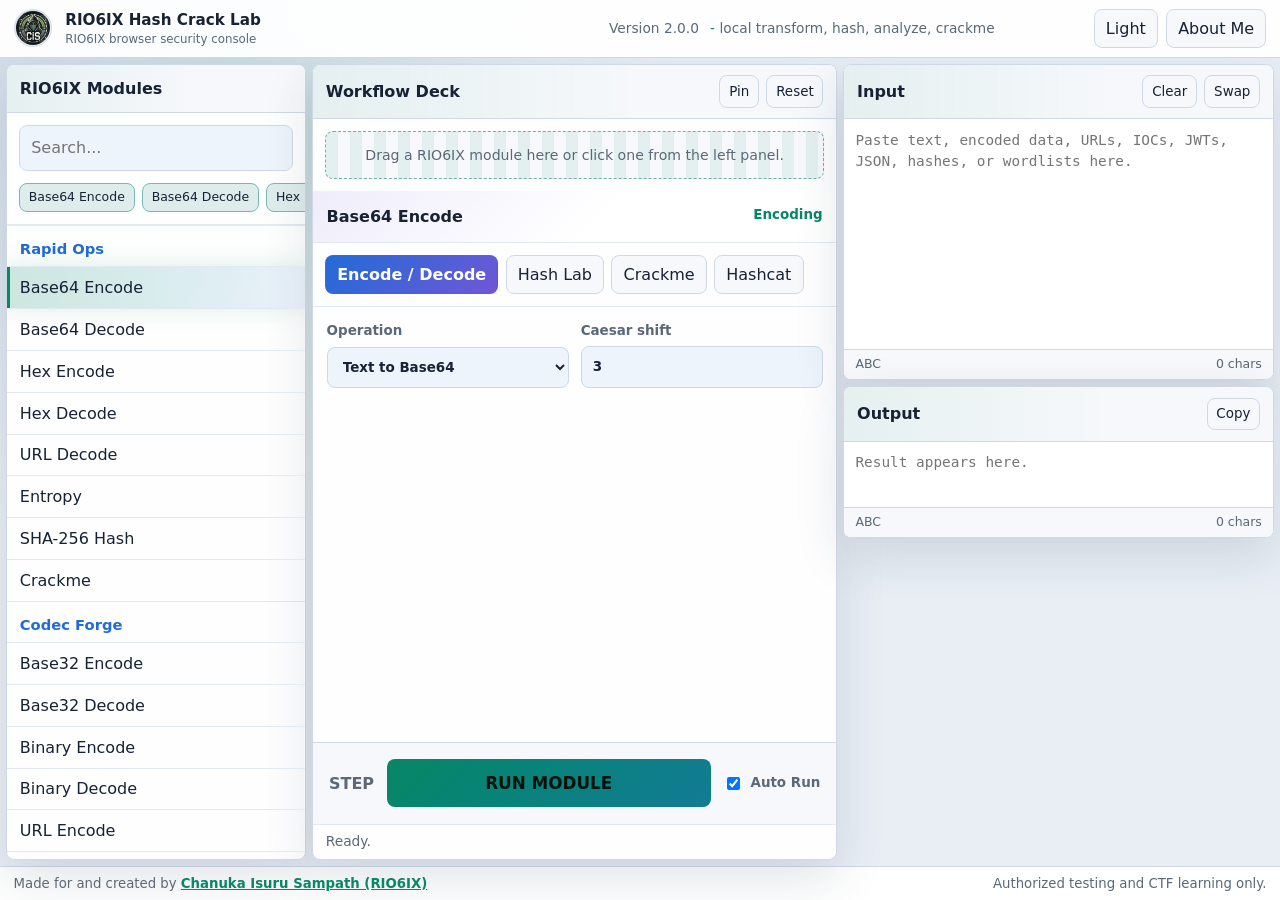
<file: index.html>
<!doctype html>
<html lang="en">
  <head>
    <meta charset="utf-8">
    <meta name="viewport" content="width=device-width, initial-scale=1">
    <meta
      http-equiv="Content-Security-Policy"
      content="default-src 'self'; script-src 'self'; style-src 'self'; img-src 'self' data:; font-src 'self'; connect-src 'none'; object-src 'none'; base-uri 'none'; form-action 'none'; frame-ancestors 'none'; upgrade-insecure-requests"
    >
    <meta name="referrer" content="no-referrer">
    <meta name="color-scheme" content="dark light">
    <meta
      name="description"
      content="RIO6IX Hash Crack Lab is a static browser security console for encoding, decoding, hashing, HMAC, PBKDF2, hash analysis, and safe crackme practice."
    >
    <title>RIO6IX Hash Crack Lab</title>
    <link rel="icon" type="image/png" href="assets/mylogo.png?v=2">
    <link rel="shortcut icon" type="image/png" href="assets/mylogo.png?v=2">
    <link rel="apple-touch-icon" href="assets/mylogo.png?v=2">
    <link rel="stylesheet" href="styles.css?v=3">
  </head>
  <body>
    <a class="skip-link" href="#codecInput">Skip to input</a>
    <header class="topbar">
      <a class="brand" href="#codecInput" aria-label="RIO6IX Hash Crack Lab">
        <span class="brand-mark logo-mark" aria-hidden="true">
          <img src="assets/mylogo.png" width="34" height="34" alt="">
        </span>
        <span>
          <strong>RIO6IX Hash Crack Lab</strong>
          <small>RIO6IX browser security console</small>
        </span>
      </a>
      <div class="topbar-center" aria-label="Build information">
        <span>Version 2.0.0</span>
        <span>local transform, hash, analyze, crackme</span>
      </div>
      <div class="topbar-actions">
        <button id="themeToggle" type="button" aria-label="Switch color theme" title="Switch theme">
          <span id="themeIcon" aria-hidden="true">Dark</span>
        </button>
        <a href="about.html">About Me</a>
      </div>
    </header>

    <main class="app-shell">
      <aside class="operations-panel" aria-labelledby="operationsTitle">
        <div class="panel-title">
          <h2 id="operationsTitle">RIO6IX Modules</h2>
        </div>
        <label class="search-label" for="operationSearch">Search operations</label>
        <input id="operationSearch" type="search" placeholder="Search..." autocomplete="off">
        <div class="suggestion-box" id="suggestionBox" aria-live="polite"></div>

        <div class="operation-groups" id="operationGroups">
          <section class="operation-group">
            <h3>Rapid Ops</h3>
            <button type="button" class="operation-item active" data-operation="base64-encode" data-tab="encode">Base64 Encode</button>
            <button type="button" class="operation-item" data-operation="base64-decode" data-tab="encode">Base64 Decode</button>
            <button type="button" class="operation-item" data-operation="hex-encode" data-tab="encode">Hex Encode</button>
            <button type="button" class="operation-item" data-operation="hex-decode" data-tab="encode">Hex Decode</button>
            <button type="button" class="operation-item" data-operation="url-decode" data-tab="encode">URL Decode</button>
            <button type="button" class="operation-item" data-operation="entropy" data-tab="encode">Entropy</button>
            <button type="button" class="operation-item" data-operation="hash-sha256" data-tab="hash">SHA-256 Hash</button>
            <button type="button" class="operation-item" data-operation="crackme" data-tab="crack">Crackme</button>
          </section>
          <section class="operation-group">
            <h3>Codec Forge</h3>
            <button type="button" class="operation-item" data-operation="base32-encode" data-tab="encode">Base32 Encode</button>
            <button type="button" class="operation-item" data-operation="base32-decode" data-tab="encode">Base32 Decode</button>
            <button type="button" class="operation-item" data-operation="binary-encode" data-tab="encode">Binary Encode</button>
            <button type="button" class="operation-item" data-operation="binary-decode" data-tab="encode">Binary Decode</button>
            <button type="button" class="operation-item" data-operation="url-encode" data-tab="encode">URL Encode</button>
            <button type="button" class="operation-item" data-operation="html-encode" data-tab="encode">HTML Entity Encode</button>
            <button type="button" class="operation-item" data-operation="html-decode" data-tab="encode">HTML Entity Decode</button>
            <button type="button" class="operation-item" data-operation="base64url-encode" data-tab="encode">Base64URL Encode</button>
            <button type="button" class="operation-item" data-operation="base64url-decode" data-tab="encode">Base64URL Decode</button>
            <button type="button" class="operation-item" data-operation="jwt-decode" data-tab="encode">JWT Decode</button>
          </section>
          <section class="operation-group">
            <h3>Intel Extract</h3>
            <button type="button" class="operation-item" data-operation="json-pretty" data-tab="encode">JSON Beautify</button>
            <button type="button" class="operation-item" data-operation="json-minify" data-tab="encode">JSON Minify</button>
            <button type="button" class="operation-item" data-operation="hexdump" data-tab="encode">Hexdump</button>
            <button type="button" class="operation-item" data-operation="extract-urls" data-tab="encode">Extract URLs</button>
            <button type="button" class="operation-item" data-operation="extract-emails" data-tab="encode">Extract Emails</button>
            <button type="button" class="operation-item" data-operation="parse-url" data-tab="encode">Parse URL</button>
            <button type="button" class="operation-item" data-operation="defang" data-tab="encode">Defang IOCs</button>
            <button type="button" class="operation-item" data-operation="refang" data-tab="encode">Refang IOCs</button>
          </section>
          <section class="operation-group">
            <h3>Text Ops</h3>
            <button type="button" class="operation-item" data-operation="rot13" data-tab="encode">ROT13</button>
            <button type="button" class="operation-item" data-operation="caesar" data-tab="encode">Caesar Shift</button>
            <button type="button" class="operation-item" data-operation="upper" data-tab="encode">To Uppercase</button>
            <button type="button" class="operation-item" data-operation="lower" data-tab="encode">To Lowercase</button>
            <button type="button" class="operation-item" data-operation="reverse" data-tab="encode">Reverse</button>
            <button type="button" class="operation-item" data-operation="slugify" data-tab="encode">Slugify</button>
            <button type="button" class="operation-item" data-operation="unique-lines" data-tab="encode">Unique Lines</button>
            <button type="button" class="operation-item" data-operation="sort-lines" data-tab="encode">Sort Lines</button>
            <button type="button" class="operation-item" data-operation="trim-lines" data-tab="encode">Trim Lines</button>
            <button type="button" class="operation-item" data-operation="remove-empty-lines" data-tab="encode">Remove Empty Lines</button>
            <button type="button" class="operation-item" data-operation="morse-encode" data-tab="encode">Morse Encode</button>
            <button type="button" class="operation-item" data-operation="morse-decode" data-tab="encode">Morse Decode</button>
          </section>
          <section class="operation-group">
            <h3>Hash Core</h3>
            <button type="button" class="operation-item" data-operation="hash-md5" data-tab="hash">MD5 Hash</button>
            <button type="button" class="operation-item" data-operation="hash-sha1" data-tab="hash">SHA-1 Hash</button>
            <button type="button" class="operation-item" data-operation="hash-sha512" data-tab="hash">SHA-512 Hash</button>
            <button type="button" class="operation-item" data-operation="pbkdf2" data-tab="hash">PBKDF2</button>
            <button type="button" class="operation-item" data-operation="hashcat" data-tab="hashcat">Hashcat Helper</button>
          </section>
          <section class="operation-group">
            <h3>Generators</h3>
            <button type="button" class="operation-item" data-operation="uuid-v4" data-tab="encode">UUID v4</button>
            <button type="button" class="operation-item" data-operation="timestamp" data-tab="encode">Timestamp</button>
            <button type="button" class="operation-item" data-operation="password-score" data-tab="encode">Password Score</button>
            <button type="button" class="operation-item" data-operation="text-stats" data-tab="encode">Text Stats</button>
          </section>
        </div>
      </aside>

      <section class="recipe-panel" aria-labelledby="recipeTitle">
        <div class="panel-title recipe-title">
          <h2 id="recipeTitle">Workflow Deck</h2>
          <div class="icon-actions" aria-label="Workflow actions">
            <button id="recipeSave" type="button" title="Pin current module">Pin</button>
            <button id="recipeClear" type="button" title="Clear workspace">Reset</button>
          </div>
        </div>

        <div class="recipe-card">
          <div class="drop-zone" id="dropZone">
            Drag a RIO6IX module here or click one from the left panel.
          </div>
          <div class="recipe-card-head">
            <span id="activeOperationName">Base64 Encode</span>
            <span id="activeOperationBadge">Encoding</span>
          </div>
          <div class="tab-list" role="tablist" aria-label="Toolkit sections">
            <button class="tab-button active" type="button" data-tab="encode" role="tab" aria-selected="true">Encode / Decode</button>
            <button class="tab-button" type="button" data-tab="hash" role="tab" aria-selected="false">Hash Lab</button>
            <button class="tab-button" type="button" data-tab="crack" role="tab" aria-selected="false">Crackme</button>
            <button class="tab-button" type="button" data-tab="hashcat" role="tab" aria-selected="false">Hashcat</button>
          </div>

          <div class="tool-panel active" id="panel-encode" data-panel="encode" role="tabpanel">
            <div class="recipe-controls">
              <label>
                Operation
                <select id="codecOperation">
                  <optgroup label="Encode">
                    <option value="base64-encode">Text to Base64</option>
                    <option value="base32-encode">Text to Base32</option>
                    <option value="hex-encode">Text to Hex</option>
                    <option value="binary-encode">Text to Binary</option>
                    <option value="url-encode">URL Encode</option>
                    <option value="html-encode">HTML Entity Encode</option>
                    <option value="base64url-encode">Text to Base64URL</option>
                  </optgroup>
                  <optgroup label="Decode">
                    <option value="base64-decode">Base64 to Text</option>
                    <option value="base32-decode">Base32 to Text</option>
                    <option value="hex-decode">Hex to Text</option>
                    <option value="binary-decode">Binary to Text</option>
                    <option value="url-decode">URL Decode</option>
                    <option value="html-decode">HTML Entity Decode</option>
                    <option value="base64url-decode">Base64URL to Text</option>
                  </optgroup>
                  <optgroup label="Analyze">
                    <option value="entropy">Entropy</option>
                    <option value="hexdump">Hexdump</option>
                    <option value="extract-urls">Extract URLs</option>
                    <option value="extract-emails">Extract Emails</option>
                    <option value="parse-url">Parse URL</option>
                    <option value="defang">Defang IOCs</option>
                    <option value="refang">Refang IOCs</option>
                    <option value="password-score">Password Score</option>
                    <option value="text-stats">Text Stats</option>
                  </optgroup>
                  <optgroup label="Transform">
                    <option value="rot13">ROT13</option>
                    <option value="caesar">Caesar Shift</option>
                    <option value="jwt-decode">Decode JWT Header and Payload</option>
                    <option value="json-pretty">Pretty Print JSON</option>
                    <option value="json-minify">Minify JSON</option>
                    <option value="upper">Uppercase</option>
                    <option value="lower">Lowercase</option>
                    <option value="reverse">Reverse Text</option>
                    <option value="slugify">Slugify</option>
                    <option value="unique-lines">Unique Lines</option>
                    <option value="sort-lines">Sort Lines</option>
                    <option value="trim-lines">Trim Lines</option>
                    <option value="remove-empty-lines">Remove Empty Lines</option>
                    <option value="morse-encode">Morse Encode</option>
                    <option value="morse-decode">Morse Decode</option>
                    <option value="uuid-v4">Generate UUID v4</option>
                    <option value="timestamp">Generate Timestamp</option>
                  </optgroup>
                </select>
              </label>
              <label>
                Caesar shift
                <input id="caesarShift" type="number" min="-25" max="25" value="3">
              </label>
            </div>
          </div>

          <div class="tool-panel" id="panel-hash" data-panel="hash" role="tabpanel" hidden>
            <div class="recipe-controls">
              <label>
                Algorithm
                <select id="hashAlgorithm">
                  <option value="SHA-256">SHA-256</option>
                  <option value="SHA-384">SHA-384</option>
                  <option value="SHA-512">SHA-512</option>
                  <option value="SHA-1">SHA-1</option>
                  <option value="MD5">MD5</option>
                </select>
              </label>
              <label>
                HMAC secret
                <input id="hmacSecret" type="password" autocomplete="off" placeholder="Optional">
              </label>
              <label>
                PBKDF2 iterations
                <input id="kdfIterations" type="number" min="1000" max="1000000" value="100000">
              </label>
              <label>
                PBKDF2 salt
                <input id="kdfSalt" type="text" autocomplete="off" placeholder="Optional salt">
              </label>
              <div class="hash-inspector">
                <label for="hashAnalyzer">Hash analyzer</label>
                <input id="hashAnalyzer" type="text" spellcheck="false" placeholder="Paste a hash to identify likely formats.">
                <output id="hashGuess">Awaiting hash.</output>
              </div>
            </div>
          </div>

          <div class="tool-panel" id="panel-crack" data-panel="crack" role="tabpanel" hidden>
            <div class="recipe-controls">
              <label>
                Algorithm
                <select id="crackAlgorithm">
                  <option value="SHA-256">SHA-256</option>
                  <option value="SHA-512">SHA-512</option>
                  <option value="SHA-1">SHA-1</option>
                  <option value="MD5">MD5</option>
                </select>
              </label>
              <label>
                Salt mode
                <select id="saltMode">
                  <option value="none">No salt</option>
                  <option value="prefix">Salt + password</option>
                  <option value="suffix">Password + salt</option>
                </select>
              </label>
              <label>
                Salt
                <input id="saltValue" type="text" autocomplete="off" placeholder="Optional">
              </label>
              <div class="inline-actions">
                <button id="demoLoad" type="button">Load demo</button>
                <button id="crackClear" type="button">Clear crackme</button>
              </div>
            </div>
          </div>

          <div class="tool-panel" id="panel-hashcat" data-panel="hashcat" role="tabpanel" hidden>
            <div class="recipe-controls">
              <label>
                Hash type
                <select id="hashcatMode">
                  <option value="0">MD5 - mode 0</option>
                  <option value="100">SHA1 - mode 100</option>
                  <option value="1400">SHA2-256 - mode 1400</option>
                  <option value="1700">SHA2-512 - mode 1700</option>
                  <option value="1000">NTLM - mode 1000</option>
                  <option value="3200">bcrypt - mode 3200</option>
                  <option value="1800">sha512crypt - mode 1800</option>
                </select>
              </label>
              <label>
                Attack mode
                <select id="attackMode">
                  <option value="0">Dictionary - mode 0</option>
                  <option value="3">Mask - mode 3</option>
                  <option value="6">Wordlist + mask - mode 6</option>
                  <option value="7">Mask + wordlist - mode 7</option>
                </select>
              </label>
              <label>
                Hash file
                <input id="hashFileName" type="text" value="hashes.txt">
              </label>
              <label>
                Wordlist or mask
                <input id="wordlistName" type="text" value="wordlists/rockyou.txt">
              </label>
              <fieldset>
                <legend>Options</legend>
                <label class="check-row"><input id="optimizedKernels" type="checkbox" checked> Optimized kernels</label>
                <label class="check-row"><input id="showStatus" type="checkbox" checked> Status timer</label>
                <label class="check-row"><input id="restoreSafe" type="checkbox" checked> Restore enabled</label>
              </fieldset>
            </div>
          </div>
        </div>

        <div class="bake-row">
          <span>STEP</span>
          <button class="bake-button" id="bakeButton" type="button">Run Module</button>
          <label class="auto-bake"><input id="autoBake" type="checkbox" checked> Auto Run</label>
        </div>
        <p class="status-line" id="codecStatus" role="status">Ready.</p>
      </section>

      <section class="io-panel" aria-label="Input and output">
        <div class="io-card input-card">
          <div class="panel-title">
            <h2>Input</h2>
            <div class="inline-actions compact">
              <button id="codecClear" type="button">Clear</button>
              <button id="codecSwap" type="button">Swap</button>
            </div>
          </div>
          <textarea id="codecInput" spellcheck="false" placeholder="Paste text, encoded data, URLs, IOCs, JWTs, JSON, hashes, or wordlists here."></textarea>
          <div class="editor-meta"><span>ABC</span><span id="inputStats">0 chars</span></div>
        </div>

        <div class="io-card wordlist-card">
          <div class="panel-title">
            <h2>Crackme Wordlist</h2>
          </div>
          <textarea id="wordlistInput" spellcheck="false" placeholder="One candidate per line. Used only by Crackme."></textarea>
          <textarea id="targetHashes" class="mini-textarea" spellcheck="false" placeholder="Target hash list for Crackme, one per line."></textarea>
        </div>

        <div class="io-card output-card">
          <div class="panel-title">
            <h2>Output</h2>
            <button class="copy-button" type="button" data-copy="codecOutput">Copy</button>
          </div>
          <textarea id="codecOutput" readonly spellcheck="false" placeholder="Result appears here."></textarea>
          <textarea id="hashOutput" class="hidden-output" readonly spellcheck="false" aria-hidden="true"></textarea>
          <textarea id="crackOutput" class="hidden-output" readonly spellcheck="false" aria-hidden="true"></textarea>
          <textarea id="hashcatOutput" class="hidden-output" readonly spellcheck="false" aria-hidden="true"></textarea>
          <div class="editor-meta"><span>ABC</span><span id="outputStats">0 chars</span></div>
        </div>
      </section>
    </main>

    <footer class="footer-bar">
      <span>Made for and created by <a href="about.html">Chanuka Isuru Sampath (RIO6IX)</a></span>
      <span>Authorized testing and CTF learning only.</span>
    </footer>

    <script src="app.js" defer></script>
  </body>
</html>
</file>
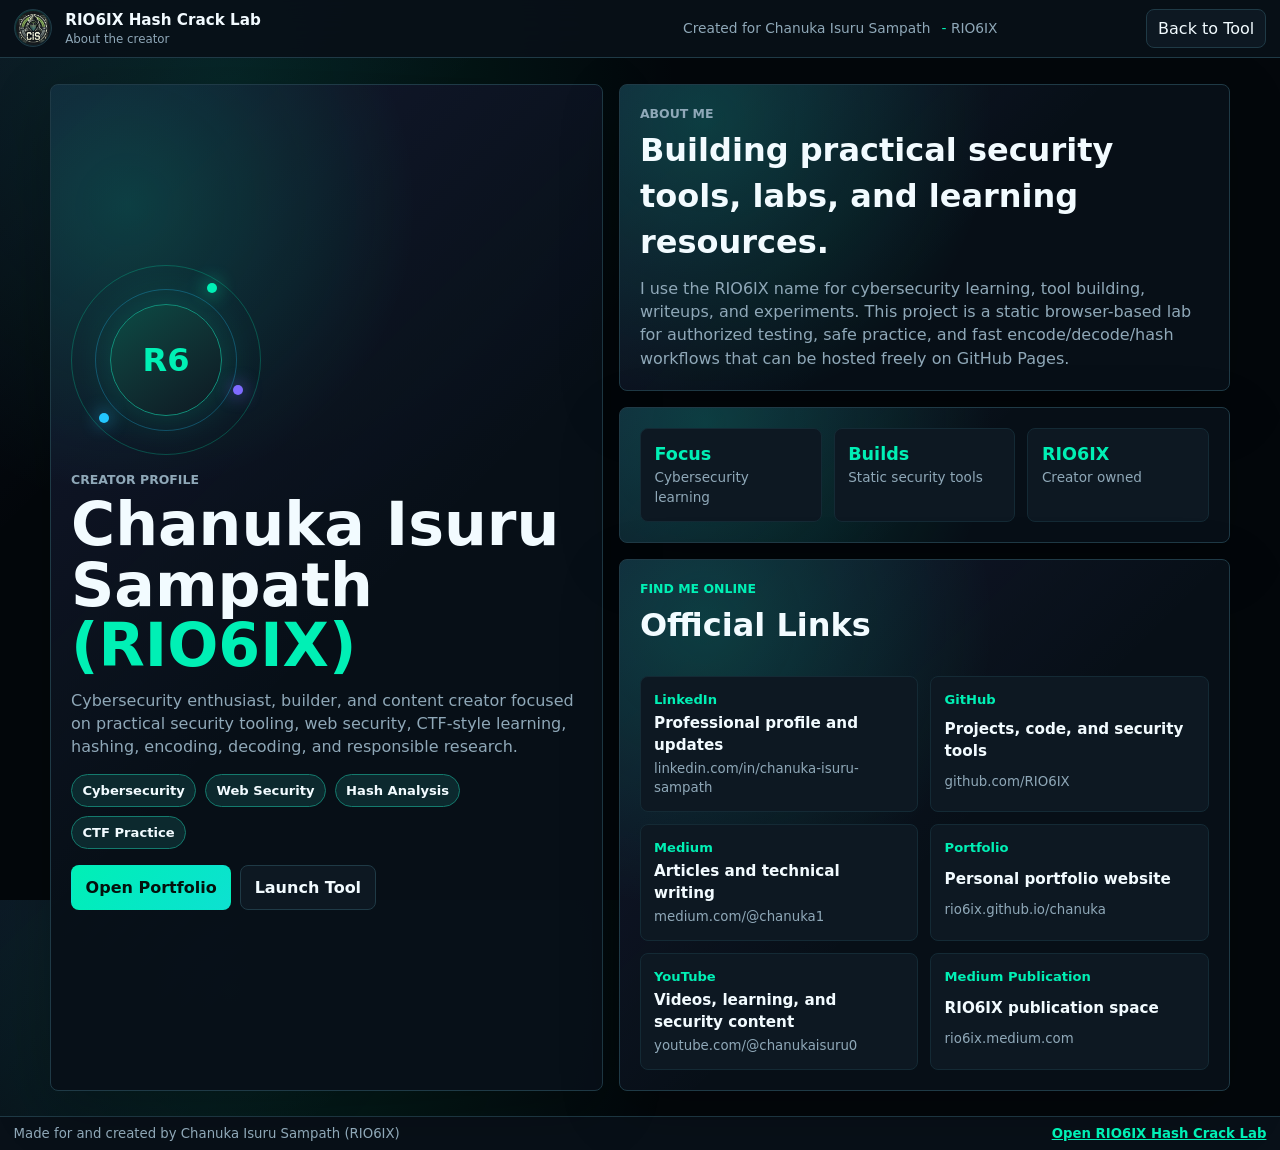
<file: about.html>
<!doctype html>
<html lang="en">
  <head>
    <meta charset="utf-8">
    <meta name="viewport" content="width=device-width, initial-scale=1">
    <meta
      http-equiv="Content-Security-Policy"
      content="default-src 'self'; script-src 'self'; style-src 'self'; img-src 'self' data:; font-src 'self'; connect-src 'none'; object-src 'none'; base-uri 'none'; form-action 'none'; frame-ancestors 'none'; upgrade-insecure-requests"
    >
    <meta name="referrer" content="no-referrer">
    <meta name="color-scheme" content="dark light">
    <meta
      name="description"
      content="About Chanuka Isuru Sampath (RIO6IX), creator of the RIO6IX Hash Crack Lab."
    >
    <title>About Chanuka Isuru Sampath (RIO6IX)</title>
    <link rel="icon" type="image/png" href="assets/mylogo.png?v=2">
    <link rel="shortcut icon" type="image/png" href="assets/mylogo.png?v=2">
    <link rel="apple-touch-icon" href="assets/mylogo.png?v=2">
    <link rel="stylesheet" href="styles.css?v=3">
  </head>
  <body class="about-page">
    <header class="topbar">
      <a class="brand" href="index.html" aria-label="Back to RIO6IX Hash Crack Lab">
        <span class="brand-mark logo-mark" aria-hidden="true">
          <img src="assets/mylogo.png" width="34" height="34" alt="">
        </span>
        <span>
          <strong>RIO6IX Hash Crack Lab</strong>
          <small>About the creator</small>
        </span>
      </a>
      <div class="topbar-center" aria-label="Creator credit">
        <span>Created for Chanuka Isuru Sampath</span>
        <span>RIO6IX</span>
      </div>
      <div class="topbar-actions">
        <a href="index.html">Back to Tool</a>
      </div>
    </header>

    <main class="about-shell">
      <section class="about-hero" aria-labelledby="aboutTitle">
        <div class="profile-orbit" aria-hidden="true">
          <span class="about-mark">R6</span>
          <span class="orbit-dot dot-one"></span>
          <span class="orbit-dot dot-two"></span>
          <span class="orbit-dot dot-three"></span>
        </div>
        <div class="about-copy">
          <p class="about-kicker">Creator Profile</p>
          <h1 id="aboutTitle">Chanuka Isuru Sampath <span>(RIO6IX)</span></h1>
          <p>
            Cybersecurity enthusiast, builder, and content creator focused on practical security tooling,
            web security, CTF-style learning, hashing, encoding, decoding, and responsible research.
          </p>
          <div class="about-tags" aria-label="Profile areas">
            <span>Cybersecurity</span>
            <span>Web Security</span>
            <span>Hash Analysis</span>
            <span>CTF Practice</span>
          </div>
          <div class="about-actions">
            <a class="primary-profile-link" href="https://rio6ix.github.io/chanuka/" rel="noopener noreferrer" target="_blank">Open Portfolio</a>
            <a href="index.html">Launch Tool</a>
          </div>
        </div>
      </section>

      <section class="about-content" aria-label="About RIO6IX">
        <article class="about-panel">
          <p class="about-kicker">About Me</p>
          <h2>Building practical security tools, labs, and learning resources.</h2>
          <p>
            I use the RIO6IX name for cybersecurity learning, tool building, writeups, and experiments.
            This project is a static browser-based lab for authorized testing, safe practice, and fast
            encode/decode/hash workflows that can be hosted freely on GitHub Pages.
          </p>
        </article>

        <article class="about-panel metric-panel">
          <div>
            <strong>Focus</strong>
            <span>Cybersecurity learning</span>
          </div>
          <div>
            <strong>Builds</strong>
            <span>Static security tools</span>
          </div>
          <div>
            <strong>RIO6IX</strong>
            <span>Creator owned</span>
          </div>
        </article>

        <section class="about-links" aria-labelledby="linksTitle">
          <div class="section-title-row">
            <div>
              <p class="about-kicker">Find Me Online</p>
              <h2 id="linksTitle">Official Links</h2>
            </div>
          </div>
          <div class="link-grid">
            <a href="https://www.linkedin.com/in/chanuka-isuru-sampath/" rel="noopener noreferrer" target="_blank">
              <span>LinkedIn</span>
              <strong>Professional profile and updates</strong>
              <small>linkedin.com/in/chanuka-isuru-sampath</small>
            </a>
            <a href="https://github.com/RIO6IX" rel="noopener noreferrer" target="_blank">
              <span>GitHub</span>
              <strong>Projects, code, and security tools</strong>
              <small>github.com/RIO6IX</small>
            </a>
            <a href="https://medium.com/@chanuka1" rel="noopener noreferrer" target="_blank">
              <span>Medium</span>
              <strong>Articles and technical writing</strong>
              <small>medium.com/@chanuka1</small>
            </a>
            <a href="https://rio6ix.github.io/chanuka/" rel="noopener noreferrer" target="_blank">
              <span>Portfolio</span>
              <strong>Personal portfolio website</strong>
              <small>rio6ix.github.io/chanuka</small>
            </a>
            <a href="https://www.youtube.com/@chanukaisuru0" rel="noopener noreferrer" target="_blank">
              <span>YouTube</span>
              <strong>Videos, learning, and security content</strong>
              <small>youtube.com/@chanukaisuru0</small>
            </a>
            <a href="https://rio6ix.medium.com/" rel="noopener noreferrer" target="_blank">
              <span>Medium Publication</span>
              <strong>RIO6IX publication space</strong>
              <small>rio6ix.medium.com</small>
            </a>
          </div>
        </section>
      </section>
    </main>

    <footer class="footer-bar">
      <span>Made for and created by Chanuka Isuru Sampath (RIO6IX)</span>
      <span><a href="index.html">Open RIO6IX Hash Crack Lab</a></span>
    </footer>
  </body>
</html>
</file>
<file: styles.css>
:root {
  --bg: #03070b;
  --panel: #081018;
  --panel-2: #0d1822;
  --panel-3: #122434;
  --text: #f2fbff;
  --muted: #8fa8b8;
  --line: #1f3a46;
  --soft-line: #142a35;
  --accent: #00f0b5;
  --accent-strong: #00bd8c;
  --blue: #23c7ff;
  --violet: #7f6bff;
  --danger: #ff6b6b;
  --shadow: 0 18px 60px rgba(0, 0, 0, 0.24);
  --radius: 8px;
  color-scheme: dark;
}

[data-theme="light"] {
  --bg: #e9eef5;
  --panel: #ffffff;
  --panel-2: #f6f8fb;
  --panel-3: #edf4fb;
  --text: #172235;
  --muted: #5a6878;
  --line: #cfd9e6;
  --soft-line: #e3e9f0;
  --accent: #078765;
  --accent-strong: #05684e;
  --blue: #226bd6;
  --violet: #7057d6;
  --danger: #b3261e;
  --shadow: 0 18px 50px rgba(35, 54, 80, 0.14);
  color-scheme: light;
}

* {
  box-sizing: border-box;
}

html,
body {
  min-height: 100%;
}

body {
  margin: 0;
  height: 100vh;
  overflow: hidden;
  background:
    radial-gradient(circle at 18% 10%, color-mix(in srgb, var(--accent) 12%, transparent), transparent 28rem),
    linear-gradient(135deg, color-mix(in srgb, var(--violet) 8%, transparent), transparent 24rem),
    var(--bg);
  color: var(--text);
  font-family: Inter, ui-sans-serif, system-ui, -apple-system, BlinkMacSystemFont, "Segoe UI", sans-serif;
  line-height: 1.45;
}

button,
input,
select,
textarea {
  font: inherit;
}

@keyframes modulePulse {
  0% {
    box-shadow: inset 3px 0 0 transparent;
  }
  100% {
    box-shadow: inset 3px 0 0 var(--accent), 0 0 24px color-mix(in srgb, var(--accent) 14%, transparent);
  }
}

@keyframes dropGlow {
  0% {
    background-position: 0 0;
  }
  100% {
    background-position: 36px 0;
  }
}

a {
  color: inherit;
}

.skip-link {
  position: fixed;
  left: 1rem;
  top: -4rem;
  z-index: 20;
  background: var(--accent);
  color: #071019;
  padding: 0.6rem 0.9rem;
  border-radius: var(--radius);
}

.skip-link:focus {
  top: 1rem;
}

.topbar {
  height: 58px;
  display: grid;
  grid-template-columns: minmax(270px, 0.9fr) minmax(260px, 1fr) auto;
  align-items: center;
  gap: 1rem;
  padding: 0 0.85rem;
  border-bottom: 1px solid var(--line);
  background: color-mix(in srgb, var(--panel) 94%, transparent);
  backdrop-filter: blur(16px);
}

.brand {
  display: inline-flex;
  align-items: center;
  gap: 0.85rem;
  min-width: 0;
  text-decoration: none;
}

.brand-mark {
  width: 38px;
  min-width: 38px;
  max-width: 38px;
  height: 38px;
  min-height: 38px;
  max-height: 38px;
  flex: 0 0 38px;
  display: grid;
  place-items: center;
  border: 1px solid var(--line);
  border-radius: 50%;
  background: linear-gradient(145deg, color-mix(in srgb, var(--accent) 18%, var(--panel-2)), var(--panel-2));
  color: var(--accent);
  font-weight: 900;
  overflow: hidden;
}

.logo-mark img {
  width: 34px !important;
  min-width: 34px !important;
  max-width: 34px !important;
  height: 34px !important;
  min-height: 34px !important;
  max-height: 34px !important;
  display: block !important;
  object-fit: contain;
  object-position: center;
  border-radius: 50%;
  position: static !important;
}

.brand strong,
.brand small {
  display: block;
}

.brand strong {
  font-size: 0.95rem;
  white-space: nowrap;
  overflow: hidden;
  text-overflow: ellipsis;
}

.brand small,
.topbar-center,
.footer-bar,
.status-line,
.editor-meta {
  color: var(--muted);
}

.brand small {
  font-size: 0.74rem;
}

.topbar-center {
  display: flex;
  justify-content: center;
  gap: 0.7rem;
  font-size: 0.86rem;
  text-align: center;
}

.topbar-center span + span::before {
  content: "- ";
  color: var(--accent);
}

.topbar-actions {
  display: flex;
  gap: 0.5rem;
  align-items: center;
}

.topbar-actions a,
button {
  border: 1px solid var(--line);
  border-radius: var(--radius);
  background: var(--panel-2);
  color: var(--text);
  min-height: 34px;
  padding: 0.45rem 0.7rem;
  text-decoration: none;
  cursor: pointer;
}

button:hover,
.topbar-actions a:hover {
  border-color: var(--accent);
}

button:focus-visible,
a:focus-visible,
input:focus,
select:focus,
textarea:focus {
  outline: 3px solid color-mix(in srgb, var(--accent) 55%, transparent);
  outline-offset: 2px;
}

.app-shell {
  height: calc(100vh - 92px);
  display: grid;
  grid-template-columns: minmax(220px, 300px) minmax(330px, 1fr) minmax(360px, 0.82fr);
  gap: 6px;
  padding: 6px;
  min-height: 0;
}

.operations-panel,
.recipe-panel,
.io-panel,
.io-card,
.recipe-card {
  min-height: 0;
}

.operations-panel,
.recipe-panel,
.io-card {
  border: 1px solid var(--line);
  border-radius: var(--radius);
  background: color-mix(in srgb, var(--panel) 96%, transparent);
  box-shadow: var(--shadow);
  overflow: hidden;
}

.operations-panel,
.recipe-panel {
  display: flex;
  flex-direction: column;
}

.panel-title {
  min-height: 48px;
  display: flex;
  align-items: center;
  justify-content: space-between;
  gap: 0.7rem;
  padding: 0.65rem 0.8rem;
  border-bottom: 1px solid var(--line);
  background:
    linear-gradient(90deg, color-mix(in srgb, var(--accent) 7%, transparent), transparent 62%),
    var(--panel-2);
}

h2,
h3,
p {
  margin: 0;
}

h2 {
  font-size: 1rem;
}

h3 {
  color: var(--blue);
  font-size: 0.92rem;
}

.search-label {
  position: absolute;
  width: 1px;
  height: 1px;
  overflow: hidden;
  clip: rect(0 0 0 0);
}

#operationSearch {
  margin: 0.75rem;
  width: calc(100% - 1.5rem);
}

.suggestion-box {
  display: flex;
  flex-wrap: nowrap;
  gap: 0.45rem;
  min-height: 42px;
  overflow-x: auto;
  overflow-y: hidden;
  padding: 0 0.75rem 0.75rem;
  border-bottom: 1px solid var(--soft-line);
}

.suggestion-chip {
  flex: 0 0 auto;
  min-height: 28px;
  padding: 0.25rem 0.55rem;
  border-color: color-mix(in srgb, var(--accent) 42%, var(--line));
  background: color-mix(in srgb, var(--accent) 10%, var(--panel-2));
  color: var(--text);
  font-size: 0.78rem;
}

.suggestion-empty {
  color: var(--muted);
  font-size: 0.8rem;
}

.operation-groups {
  overflow: auto;
  padding-bottom: 0.8rem;
}

.operation-group {
  border-top: 1px solid var(--soft-line);
}

.operation-group h3 {
  padding: 0.75rem 0.8rem 0.45rem;
}

.operation-item {
  width: 100%;
  display: block;
  border: 0;
  border-radius: 0;
  border-top: 1px solid var(--soft-line);
  background: transparent;
  color: var(--text);
  min-height: 38px;
  padding: 0.55rem 0.8rem;
  text-align: left;
  position: relative;
  transition: background 160ms ease, color 160ms ease, transform 160ms ease, border-color 160ms ease;
}

.operation-item:hover,
.operation-item.active {
  background: linear-gradient(90deg, color-mix(in srgb, var(--accent) 20%, transparent), color-mix(in srgb, var(--blue) 9%, transparent));
  color: var(--text);
}

.operation-item.active::before {
  content: "";
  position: absolute;
  inset: 0 auto 0 0;
  width: 3px;
  background: var(--accent);
}

.operation-item:hover {
  transform: translateX(4px);
}

.operation-item.active {
  animation: modulePulse 520ms ease both;
}

.operation-item.dragging {
  opacity: 0.55;
  transform: translateX(8px) scale(0.98);
}

.recipe-title .icon-actions,
.inline-actions,
.tab-list {
  display: flex;
  flex-wrap: wrap;
  gap: 0.45rem;
}

.icon-actions button,
.inline-actions button,
.copy-button {
  min-height: 30px;
  padding: 0.35rem 0.55rem;
  font-size: 0.84rem;
}

.recipe-card {
  flex: 1;
  display: flex;
  flex-direction: column;
  overflow: auto;
}

.drop-zone {
  margin: 0.75rem;
  padding: 0.8rem;
  border: 1px dashed color-mix(in srgb, var(--accent) 48%, var(--line));
  border-radius: var(--radius);
  background:
    repeating-linear-gradient(90deg, color-mix(in srgb, var(--accent) 8%, transparent) 0 12px, transparent 12px 24px),
    var(--panel-2);
  color: var(--muted);
  font-size: 0.88rem;
  text-align: center;
  transition: border-color 160ms ease, color 160ms ease, transform 160ms ease;
}

.drop-zone.drag-over {
  color: var(--text);
  border-color: var(--accent);
  transform: translateY(-2px);
  animation: dropGlow 1s linear infinite;
}

.recipe-card-head {
  display: flex;
  justify-content: space-between;
  gap: 1rem;
  padding: 0.85rem;
  border-bottom: 1px solid var(--soft-line);
  font-weight: 800;
  background:
    linear-gradient(135deg, color-mix(in srgb, var(--violet) 11%, transparent), transparent 55%),
    var(--panel);
}

#activeOperationBadge {
  color: var(--accent);
  font-size: 0.84rem;
}

.tab-list {
  padding: 0.75rem;
  border-bottom: 1px solid var(--soft-line);
}

.tab-button.active {
  background: linear-gradient(135deg, var(--blue), var(--violet));
  border-color: transparent;
  color: #fff;
  font-weight: 800;
}

.tool-panel {
  padding: 0.85rem;
}

.recipe-controls {
  display: grid;
  grid-template-columns: repeat(2, minmax(0, 1fr));
  gap: 0.75rem;
}

.recipe-controls label,
.hash-inspector {
  display: grid;
  gap: 0.35rem;
}

label,
legend {
  color: var(--muted);
  font-size: 0.84rem;
  font-weight: 700;
}

input,
select,
textarea {
  width: 100%;
  border: 1px solid var(--line);
  border-radius: var(--radius);
  background: var(--panel-3);
  color: var(--text);
  padding: 0.65rem 0.7rem;
}

textarea {
  resize: none;
  font-family: "Cascadia Code", "SFMono-Regular", Consolas, monospace;
  font-size: 0.9rem;
  line-height: 1.5;
}

.hash-inspector,
fieldset {
  grid-column: 1 / -1;
  border: 1px solid var(--line);
  border-radius: var(--radius);
  background: var(--panel-2);
  padding: 0.75rem;
}

.check-row {
  display: inline-flex;
  align-items: center;
  gap: 0.5rem;
  margin: 0.35rem 0.7rem 0 0;
}

.check-row input {
  width: auto;
}

.bake-row {
  min-height: 82px;
  display: grid;
  grid-template-columns: auto minmax(160px, 1fr) auto;
  align-items: center;
  gap: 0.8rem;
  padding: 0.75rem 1rem;
  border-top: 1px solid var(--line);
  background: var(--panel-2);
}

.bake-row span {
  color: var(--muted);
  font-weight: 900;
}

.bake-button {
  min-height: 48px;
  background: linear-gradient(135deg, var(--accent), color-mix(in srgb, var(--blue) 42%, var(--accent)));
  border-color: transparent;
  color: #05130a;
  font-size: 1.05rem;
  font-weight: 900;
  text-transform: uppercase;
}

.auto-bake {
  display: inline-flex;
  align-items: center;
  gap: 0.45rem;
  white-space: nowrap;
}

.auto-bake input {
  width: auto;
}

.status-line {
  min-height: 32px;
  padding: 0.45rem 0.8rem;
  border-top: 1px solid var(--soft-line);
  font-size: 0.86rem;
}

.io-panel {
  display: grid;
  grid-template-rows: minmax(220px, 1fr) minmax(130px, 0.48fr) minmax(220px, 1fr);
  gap: 6px;
}

.io-card {
  display: flex;
  flex-direction: column;
}

.io-card textarea {
  flex: 1;
  min-height: 0;
  border: 0;
  border-radius: 0;
  background:
    linear-gradient(rgba(255, 255, 255, 0.015) 50%, transparent 50%) 0 0 / 100% 3rem,
    var(--panel);
}

.wordlist-card {
  display: none;
}

.show-crackme .wordlist-card {
  display: flex;
}

.show-crackme.io-panel {
  grid-template-rows: minmax(180px, 0.85fr) minmax(170px, 0.58fr) minmax(190px, 0.85fr);
}

.mini-textarea {
  border-top: 1px solid var(--line) !important;
  min-height: 70px !important;
}

.editor-meta {
  min-height: 28px;
  display: flex;
  justify-content: space-between;
  padding: 0.35rem 0.7rem;
  border-top: 1px solid var(--line);
  background: var(--panel-2);
  font-size: 0.78rem;
}

.hidden-output {
  display: none;
}

.footer-bar {
  height: 34px;
  display: flex;
  align-items: center;
  justify-content: space-between;
  gap: 1rem;
  padding: 0 0.85rem;
  border-top: 1px solid var(--line);
  background: var(--panel);
  font-size: 0.83rem;
}

.footer-bar a {
  color: var(--accent);
  font-weight: 800;
}

.about-page {
  min-height: 100vh;
  overflow: auto;
}

.about-shell {
  width: min(1180px, calc(100% - 2rem));
  min-height: calc(100vh - 92px);
  margin: 0 auto;
  padding: 1.6rem 0;
  display: grid;
  grid-template-columns: minmax(320px, 0.95fr) minmax(360px, 1.05fr);
  gap: 1rem;
  align-items: stretch;
}

.about-hero,
.about-panel,
.about-links {
  border: 1px solid var(--line);
  border-radius: var(--radius);
  background:
    radial-gradient(circle at 14% 12%, color-mix(in srgb, var(--accent) 18%, transparent), transparent 18rem),
    linear-gradient(135deg, color-mix(in srgb, var(--violet) 10%, transparent), transparent 54%),
    color-mix(in srgb, var(--panel) 96%, transparent);
  box-shadow: var(--shadow);
  padding: 1.25rem;
}

.about-hero {
  display: flex;
  flex-direction: column;
  justify-content: center;
  min-height: 100%;
  overflow: hidden;
}

.profile-orbit {
  position: relative;
  width: 190px;
  height: 190px;
  display: grid;
  place-items: center;
  margin-bottom: 1rem;
}

.about-mark {
  width: 112px;
  height: 112px;
  display: grid;
  place-items: center;
  border: 1px solid color-mix(in srgb, var(--accent) 46%, var(--line));
  border-radius: 50%;
  background:
    linear-gradient(145deg, color-mix(in srgb, var(--accent) 24%, var(--panel-2)), var(--panel-2));
  color: var(--accent);
  font-size: 2rem;
  font-weight: 900;
  box-shadow: 0 0 42px color-mix(in srgb, var(--accent) 18%, transparent);
  overflow: hidden;
}

.profile-orbit::before,
.profile-orbit::after {
  content: "";
  position: absolute;
  inset: 0;
  border: 1px solid color-mix(in srgb, var(--accent) 25%, transparent);
  border-radius: 50%;
}

.profile-orbit::after {
  inset: 24px;
  border-color: color-mix(in srgb, var(--blue) 28%, transparent);
}

.orbit-dot {
  position: absolute;
  width: 10px;
  height: 10px;
  border-radius: 50%;
  background: var(--accent);
  box-shadow: 0 0 18px var(--accent);
}

.dot-one {
  top: 18px;
  right: 44px;
}

.dot-two {
  bottom: 32px;
  left: 28px;
  background: var(--blue);
  box-shadow: 0 0 18px var(--blue);
}

.dot-three {
  right: 18px;
  bottom: 60px;
  background: var(--violet);
  box-shadow: 0 0 18px var(--violet);
}

.about-kicker {
  color: var(--accent);
  font-size: 0.78rem;
  font-weight: 900;
  text-transform: uppercase;
}

.about-hero h1 {
  margin: 0.35rem 0 0.85rem;
  font-size: clamp(2.3rem, 4.7vw, 4.55rem);
  line-height: 1;
}

.about-hero h1 span {
  color: var(--accent);
}

.about-hero p {
  color: var(--muted);
  max-width: 62ch;
}

.about-tags,
.about-actions {
  display: flex;
  flex-wrap: wrap;
  gap: 0.55rem;
  margin-top: 1rem;
}

.about-tags span {
  border: 1px solid color-mix(in srgb, var(--accent) 35%, var(--line));
  border-radius: 999px;
  background: color-mix(in srgb, var(--accent) 8%, var(--panel-2));
  color: var(--text);
  padding: 0.38rem 0.65rem;
  font-size: 0.82rem;
  font-weight: 800;
}

.about-actions a {
  min-height: 40px;
  display: inline-flex;
  align-items: center;
  justify-content: center;
  border: 1px solid var(--line);
  border-radius: var(--radius);
  background: var(--panel-2);
  padding: 0.6rem 0.85rem;
  text-decoration: none;
  font-weight: 800;
}

.about-actions .primary-profile-link {
  background: linear-gradient(135deg, var(--accent), color-mix(in srgb, var(--blue) 38%, var(--accent)));
  border-color: transparent;
  color: #04110d;
}

.about-content {
  display: grid;
  gap: 1rem;
}

.about-panel h2,
.about-links h2 {
  font-size: clamp(1.4rem, 3vw, 2rem);
  margin: 0.25rem 0 0.7rem;
}

.about-panel p {
  color: var(--muted);
}

.metric-panel {
  display: grid;
  grid-template-columns: repeat(3, minmax(0, 1fr));
  gap: 0.75rem;
}

.metric-panel div {
  border: 1px solid var(--soft-line);
  border-radius: var(--radius);
  background: var(--panel-2);
  padding: 0.85rem;
}

.metric-panel strong,
.metric-panel span {
  display: block;
}

.metric-panel strong {
  color: var(--accent);
  font-size: 1.1rem;
}

.metric-panel span {
  color: var(--muted);
  font-size: 0.85rem;
}

.section-title-row {
  display: flex;
  align-items: end;
  justify-content: space-between;
  gap: 1rem;
  margin-bottom: 1rem;
}

.link-grid {
  display: grid;
  grid-template-columns: repeat(2, minmax(0, 1fr));
  gap: 0.75rem;
}

.link-grid a {
  display: grid;
  gap: 0.2rem;
  padding: 0.82rem;
  border: 1px solid var(--soft-line);
  border-radius: var(--radius);
  background: var(--panel-2);
  text-decoration: none;
  transition: transform 160ms ease, border-color 160ms ease, background 160ms ease;
}

.link-grid a:hover {
  transform: translateY(-2px);
  border-color: var(--accent);
  background: color-mix(in srgb, var(--accent) 8%, var(--panel-2));
}

.link-grid span {
  color: var(--accent);
  font-size: 0.82rem;
  font-weight: 900;
}

.link-grid strong,
.link-grid small {
  overflow-wrap: anywhere;
}

.link-grid strong {
  font-size: 0.95rem;
}

.link-grid small {
  color: var(--muted);
}

@media (max-width: 1120px) {
  body {
    height: auto;
    min-height: 100vh;
    overflow: auto;
  }

  .app-shell {
    height: auto;
    grid-template-columns: 1fr;
  }

  .operations-panel {
    max-height: 360px;
  }

  .recipe-panel,
  .io-panel {
    min-height: 620px;
  }

  .footer-bar {
    height: auto;
    align-items: flex-start;
    flex-direction: column;
    padding: 0.75rem;
  }

  .about-shell {
    grid-template-columns: 1fr;
    padding: 1rem 0;
  }

  .about-hero {
    min-height: auto;
  }
}

@media (max-width: 760px) {
  .topbar {
    height: auto;
    grid-template-columns: 1fr;
    padding: 0.75rem;
  }

  .topbar-center {
    justify-content: flex-start;
    flex-wrap: wrap;
  }
}

@media (max-width: 640px) {
  .recipe-controls,
  .bake-row {
    grid-template-columns: 1fr;
  }

  .topbar-actions,
  .inline-actions.compact {
    width: 100%;
  }

  .topbar-actions a,
  .topbar-actions button,
  .inline-actions.compact button {
    flex: 1;
    text-align: center;
  }

  .profile-orbit {
    width: 150px;
    height: 150px;
  }

  .about-mark {
    width: 92px;
    height: 92px;
  }

  .metric-panel,
  .link-grid {
    grid-template-columns: 1fr;
  }

  .about-actions a {
    width: 100%;
  }
}
</file>
